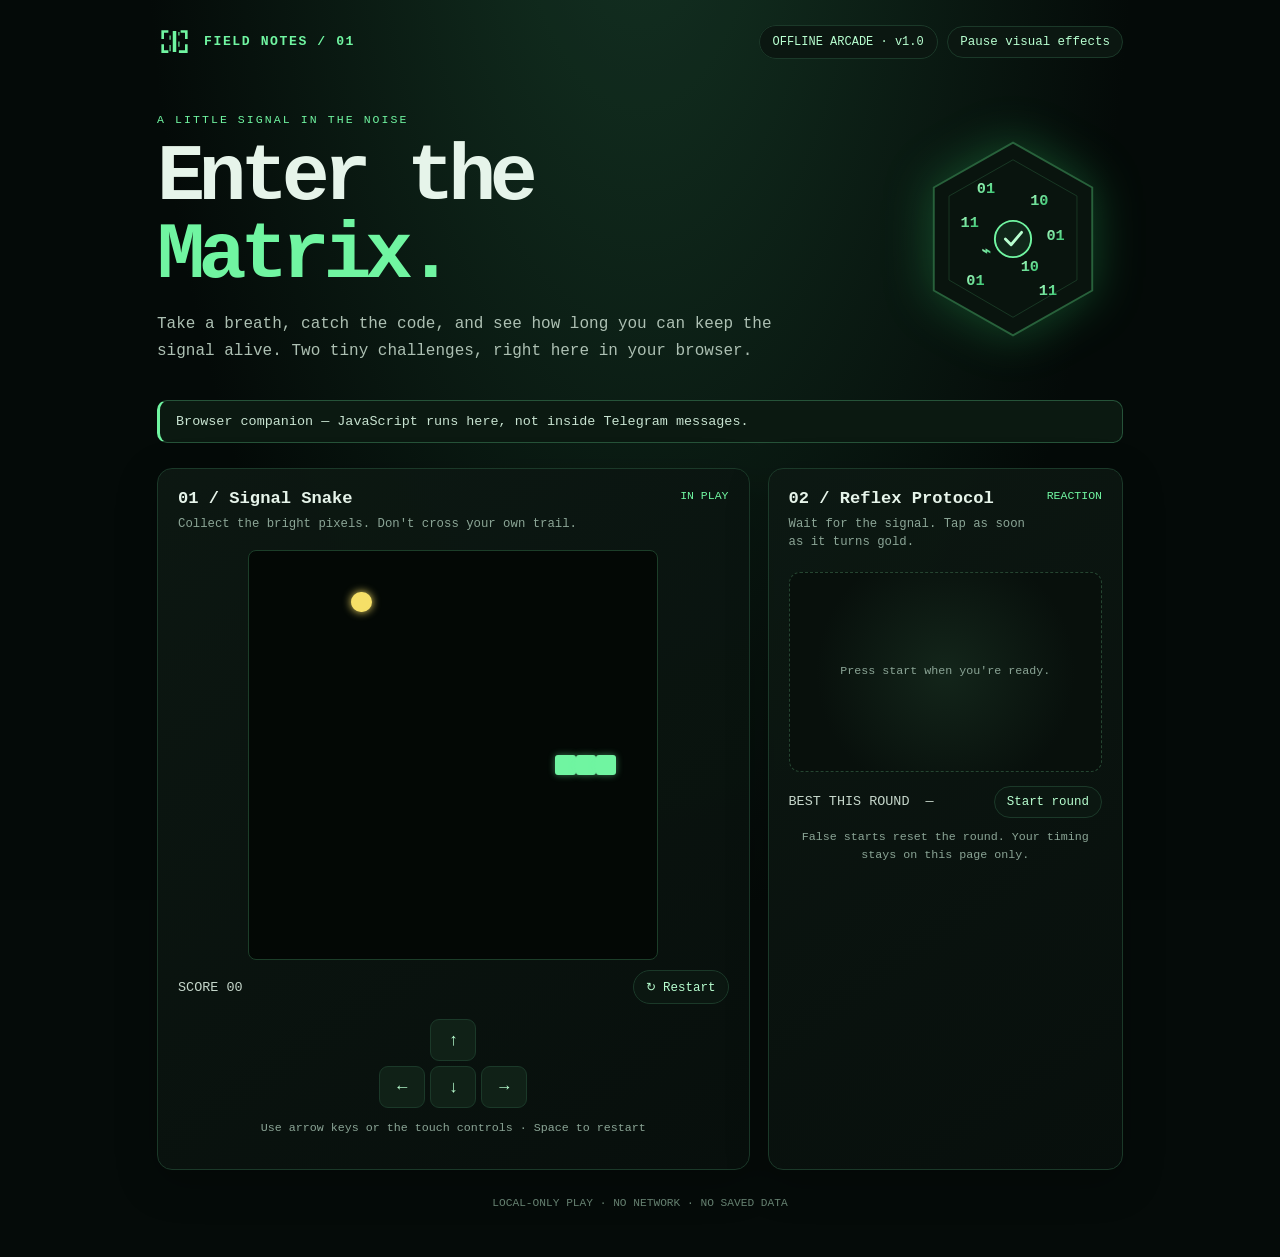
<file: resources/rich/matrix_lab.html>
<!doctype html>
<html lang="en">
<head>
<meta charset="utf-8">
<meta name="viewport" content="width=device-width,initial-scale=1">
<meta http-equiv="Content-Security-Policy" content="default-src 'none'; script-src 'unsafe-inline'; style-src 'unsafe-inline'; img-src data:; base-uri 'none'; form-action 'none'">
<meta name="theme-color" content="#050b09">
<title>Matrix Lab — Browser Companion</title>
<style>
:root{color-scheme:dark;--bg:#050b09;--panel:#0b1511;--line:#1b3929;--green:#70f5a1;--mint:#b8ffd0;--muted:#8ba596;--red:#ff7b7b;font-family:ui-monospace,SFMono-Regular,Consolas,"Liberation Mono",monospace}*{box-sizing:border-box}body{margin:0;background:radial-gradient(ellipse at 50% -15%,#153524 0,transparent 55%),var(--bg);color:#e6f4ea;min-height:100vh}button{font:inherit;color:inherit;cursor:pointer}button:focus-visible{outline:2px solid var(--mint);outline-offset:3px}.rain-wrap{position:fixed;inset:0;pointer-events:none;opacity:.22;z-index:0}#rain{width:100%;height:100%;display:block}.shell{position:relative;z-index:1;max-width:1050px;margin:auto;padding:24px clamp(16px,4vw,42px) 48px}.top{display:flex;align-items:center;justify-content:space-between;gap:16px}.brand{display:flex;align-items:center;gap:12px;color:var(--green);font-weight:800;letter-spacing:.12em;font-size:.82rem}.brand svg{width:35px;height:35px}.pill,.ghost,.control{border:1px solid var(--line);background:#0b1711;border-radius:999px;padding:9px 13px;color:var(--mint)}.pill{font-size:.75rem}.hero{display:grid;grid-template-columns:1fr 220px;align-items:center;gap:20px;padding:54px 0 34px}.eyebrow{color:var(--green);font-size:.72rem;letter-spacing:.18em;text-transform:uppercase}h1{font-size:clamp(2.4rem,7vw,5rem);line-height:.97;letter-spacing:-.08em;margin:13px 0 17px}h1 span{color:var(--green)}.intro{color:#adc0b3;line-height:1.7;max-width:650px;margin:0}.hero-art{width:100%;max-width:210px;justify-self:center;filter:drop-shadow(0 0 24px #36ff8040)}.notice{border:1px solid #265339;border-left:3px solid var(--green);background:#0b1911;border-radius:10px;padding:13px 16px;color:#c8e3d1;font-size:.84rem;margin-bottom:25px}.games{display:grid;grid-template-columns:1.25fr .75fr;gap:18px}.card{border:1px solid var(--line);border-radius:15px;background:linear-gradient(145deg,#0d1913ee,#08100dee);padding:20px;box-shadow:0 12px 40px #0004}.card-head{display:flex;justify-content:space-between;align-items:flex-start;gap:12px;margin-bottom:13px}.card h2{margin:0;font-size:1.07rem}.sub{color:var(--muted);font-size:.77rem;margin:7px 0 0;line-height:1.5}.status{color:var(--green);font-size:.72rem;white-space:nowrap}.board{width:min(100%,410px);aspect-ratio:1;margin:17px auto 10px;display:grid;grid-template-columns:repeat(20,1fr);grid-template-rows:repeat(20,1fr);background:#030805;border:1px solid #1c3e29;border-radius:8px;overflow:hidden}.snake-bit{background:var(--green);border-radius:3px;box-shadow:0 0 7px #70f5a177}.food-bit{background:#f5df67;border-radius:50%;box-shadow:0 0 9px #f5df67}.game-actions{display:flex;justify-content:space-between;align-items:center;gap:12px}.score{font-size:.84rem;color:#c6d7cb}.ghost{font-size:.78rem;padding:8px 12px}.pad{display:grid;grid-template-columns:repeat(3,46px);grid-template-rows:repeat(2,42px);gap:5px;justify-content:center;margin:15px auto 0}.control{border-radius:9px;padding:4px;font-size:1.05rem;background:#102117;touch-action:manipulation}.pad .up{grid-column:2}.pad .left{grid-column:1;grid-row:2}.pad .down{grid-column:2;grid-row:2}.pad .right{grid-column:3;grid-row:2}.target-zone{height:200px;border:1px dashed #254531;border-radius:11px;margin:20px 0 14px;display:grid;place-items:center;position:relative;overflow:hidden;background:radial-gradient(circle at center,#13251a,#08100c 70%);touch-action:manipulation}.target-zone.waiting{cursor:pointer}.target{width:66px;height:66px;border-radius:50%;border:0;background:radial-gradient(circle at 38% 35%,#fff6bd,#f0d655 22%,#c89c20 68%,#796011);box-shadow:0 0 0 8px #e7c83c20,0 0 30px #dfbd2e80;display:none;place-items:center;color:#1d1a09;font-size:1.2rem;font-weight:bold}.target.visible{display:grid}.reaction-result{text-align:center;min-height:24px;color:var(--mint);font-size:.85rem}.reaction-result strong{font-size:1.2rem}.hint{font-size:.73rem;color:var(--muted);line-height:1.5;text-align:center}.footer{color:#658070;font-size:.7rem;text-align:center;margin-top:27px}@media(max-width:720px){.hero{grid-template-columns:1fr;padding:38px 0 26px}.hero-art{display:none}.games{grid-template-columns:1fr}.card{padding:17px}.top{align-items:flex-start}.pill{max-width:180px;text-align:center;line-height:1.35}}@media(prefers-reduced-motion:reduce){*,*::before,*::after{scroll-behavior:auto!important;animation-duration:.01ms!important;animation-iteration-count:1!important;transition-duration:.01ms!important}}
</style>
</head>
<body>
<div class="rain-wrap" aria-hidden="true"><canvas id="rain"></canvas></div>
<div class="shell">
<header class="top"><div class="brand"><svg viewBox="0 0 40 40" role="img" aria-label="Green code mark"><path d="M5 7h8v3H8v7H5zm30 0v10h-3v-7h-5V7zM5 23h3v7h5v3H5zm27 0h3v10H25v-3h7zM18 8h4v24h-4z" fill="currentColor"/><path d="M14 13h2v5h-2zm10 7h2v6h-2zm-10 4h2v7h-2zm10-15h2v4h-2z" fill="currentColor" opacity=".65"/></svg><span>FIELD NOTES / 01</span></div><div><span class="pill">OFFLINE ARCADE · v1.0</span> <button class="ghost" id="effectsToggle" type="button" aria-pressed="false">Pause visual effects</button></div></header>
<main><section class="hero"><div><div class="eyebrow">A little signal in the noise</div><h1>Enter the<br><span>Matrix.</span></h1><p class="intro">Take a breath, catch the code, and see how long you can keep the signal alive. Two tiny challenges, right here in your browser.</p></div><svg class="hero-art" viewBox="0 0 220 220" role="img" aria-label="Abstract green digital rain illustration"><defs><linearGradient id="g" x1="0" y1="0" x2="1" y2="1"><stop stop-color="#afffc7"/><stop offset="1" stop-color="#27bd64"/></linearGradient></defs><path d="M110 9 193 56v108l-83 47-83-47V56z" fill="#09140e" stroke="#28613b" stroke-width="2"/><path d="M110 27 177 65v88l-67 39-67-39V65z" fill="none" stroke="#1a3925"/><g fill="url(#g)" font-family="monospace" font-size="16" font-weight="bold"><text x="72" y="62">01</text><text x="128" y="74">10</text><text x="55" y="97">11</text><text x="145" y="111">01</text><text x="77" y="128">⌁</text><text x="118" y="143">10</text><text x="61" y="158">01</text><text x="137" y="169">11</text></g><circle cx="110" cy="110" r="19" fill="#10271a" stroke="#70f5a1" stroke-width="2"/><path d="m102 110 6 6 11-13" fill="none" stroke="#b8ffd0" stroke-width="3" stroke-linecap="round" stroke-linejoin="round"/></svg></section>
<div class="notice" role="note">Browser companion — JavaScript runs here, not inside Telegram messages.</div>
<section class="games" aria-label="Mini games">
<article class="card"><div class="card-head"><div><h2>01 / Signal Snake</h2><p class="sub">Collect the bright pixels. Don't cross your own trail.</p></div><span class="status" id="snakeStatus" aria-live="polite">READY</span></div><div class="board" id="board" role="img" aria-label="Snake game board"></div><div class="game-actions"><span class="score" id="score">SCORE&nbsp; 00</span><button class="ghost" id="restart" type="button">↻ Restart</button></div><div class="pad" aria-label="Directional controls"><button class="control up" data-dir="up" aria-label="Move up">↑</button><button class="control left" data-dir="left" aria-label="Move left">←</button><button class="control down" data-dir="down" aria-label="Move down">↓</button><button class="control right" data-dir="right" aria-label="Move right">→</button></div><p class="hint">Use arrow keys or the touch controls · Space to restart</p></article>
<article class="card"><div class="card-head"><div><h2>02 / Reflex Protocol</h2><p class="sub">Wait for the signal. Tap as soon as it turns gold.</p></div><span class="status">REACTION</span></div><div class="target-zone" id="targetZone"><button class="target" id="target" type="button" aria-label="Tap the signal">↯</button><span class="hint" id="targetMessage">Press start when you're ready.</span></div><div class="game-actions"><span class="score" id="reactionScore" aria-live="polite">BEST THIS ROUND&nbsp; —</span><button class="ghost" id="reactionStart" type="button">Start round</button></div><p class="hint">False starts reset the round. Your timing stays on this page only.</p></article>
</section></main><footer class="footer">LOCAL-ONLY PLAY · NO NETWORK · NO SAVED DATA</footer></div>
<script>
(()=>{'use strict';
const canvas=document.getElementById('rain'),ctx=canvas.getContext('2d'),reduced=matchMedia('(prefers-reduced-motion: reduce)');const effectsToggle=document.getElementById('effectsToggle');let cols=[],effectsEnabled=!reduced.matches,rainOn=false,raf=0,last=0,frame=0;
function resize(){const d=Math.min(devicePixelRatio||1,2);canvas.width=Math.max(1,Math.floor(innerWidth*d));canvas.height=Math.max(1,Math.floor(innerHeight*d));ctx.setTransform(d,0,0,d,0,0);const count=Math.min(110,Math.ceil(innerWidth/18));cols=Array.from({length:count},()=>Math.random()*-innerHeight/18)}
function rain(t){raf=0;if(!rainOn||document.hidden)return;if(t-last<55){raf=requestAnimationFrame(rain);return}last=t;frame++;ctx.fillStyle='rgba(5,11,9,.12)';ctx.fillRect(0,0,innerWidth,innerHeight);ctx.fillStyle='#70f5a1';ctx.font='13px monospace';const step=Math.ceil(cols.length/110);for(let i=0;i<cols.length;i+=step){const y=cols[i]*18;ctx.fillText(Math.random()>.5?'1':'0',i*18,y);cols[i]=y>innerHeight+30?Math.random()*-20:cols[i]+.75}raf=requestAnimationFrame(rain)}
function stopRain(){rainOn=false;if(raf)cancelAnimationFrame(raf);raf=0}function syncEffects(){effectsToggle.textContent=effectsEnabled?'Pause visual effects':'Resume visual effects';effectsToggle.setAttribute('aria-pressed',String(!effectsEnabled));if(effectsEnabled&&!reduced.matches&&!document.hidden){rainOn=true;if(!raf)raf=requestAnimationFrame(rain)}else stopRain()}function startRain(){syncEffects()}effectsToggle.addEventListener('click',()=>{effectsEnabled=!effectsEnabled;syncEffects()});resize();syncEffects();addEventListener('resize',resize,{passive:true});document.addEventListener('visibilitychange',()=>{if(document.hidden)stopRain();else startRain()});reduced.addEventListener?.('change',e=>{if(e.matches)stopRain();else startRain()});
const board=document.getElementById('board'),scoreEl=document.getElementById('score'),status=document.getElementById('snakeStatus'),N=20;let snake,food,dir,nextDir,score,timer,alive;
function placeFood(){let p;do{p={x:Math.floor(Math.random()*N),y:Math.floor(Math.random()*N)}}while(snake.some(s=>s.x===p.x&&s.y===p.y));food=p}
function draw(){const f=document.createDocumentFragment();for(let y=0;y<N;y++)for(let x=0;x<N;x++){const c=document.createElement('span');if(x===food.x&&y===food.y)c.className='food-bit';if(snake.some(s=>s.x===x&&s.y===y))c.className='snake-bit';f.append(c)}board.replaceChildren(f);scoreEl.textContent='SCORE  '+String(score).padStart(2,'0')}
function reset(){clearInterval(timer);snake=[{x:9,y:10},{x:8,y:10},{x:7,y:10}];dir={x:1,y:0};nextDir=dir;score=0;alive=true;placeFood();draw();status.textContent='IN PLAY';timer=setInterval(tick,145)}
function tick(){if(!alive||document.hidden)return;dir=nextDir;const h={x:snake[0].x+dir.x,y:snake[0].y+dir.y};if(h.x<0||h.y<0||h.x>=N||h.y>=N||snake.some((s,i)=>i<snake.length-1&&s.x===h.x&&s.y===h.y)){alive=false;clearInterval(timer);status.textContent='SIGNAL LOST';return}snake.unshift(h);if(h.x===food.x&&h.y===food.y){score++;if(snake.length===N*N){alive=false;clearInterval(timer);draw();status.textContent='GRID CLEARED';return}placeFood()}else snake.pop();draw()}
function steer(d){if(!alive)return;const v={up:{x:0,y:-1},down:{x:0,y:1},left:{x:-1,y:0},right:{x:1,y:0}}[d];if(v&&!(v.x===-dir.x&&v.y===-dir.y))nextDir=v}
document.querySelectorAll('[data-dir]').forEach(b=>b.addEventListener('click',()=>steer(b.dataset.dir)));document.addEventListener('keydown',e=>{const map={ArrowUp:'up',w:'up',ArrowDown:'down',s:'down',ArrowLeft:'left',a:'left',ArrowRight:'right',d:'right'};if(map[e.key]){e.preventDefault();steer(map[e.key])}if(e.code==='Space'&&!/^(BUTTON|INPUT)$/.test(document.activeElement.tagName)){e.preventDefault();reset()}});document.getElementById('restart').addEventListener('click',reset);reset();
const zone=document.getElementById('targetZone'),target=document.getElementById('target'),msg=document.getElementById('targetMessage'),start=document.getElementById('reactionStart'),result=document.getElementById('reactionScore');let phase='idle',delayId,shownAt,roundBest=null;function clearRound(){clearTimeout(delayId);target.classList.remove('visible');zone.classList.remove('waiting')}
start.addEventListener('click',()=>{clearRound();phase='waiting';msg.textContent='Hold… wait for gold.';start.disabled=true;start.textContent='Waiting…';delayId=setTimeout(()=>{if(phase!=='waiting'||document.hidden)return;phase='go';shownAt=performance.now();msg.textContent='';zone.classList.add('waiting');target.classList.add('visible')},900+Math.random()*2100)});
zone.addEventListener('click',()=>{if(phase==='waiting'){phase='idle';clearRound();msg.textContent='Too soon — try again.';start.disabled=false;start.textContent='Try again';return}if(phase==='go'){const ms=Math.round(performance.now()-shownAt);roundBest=roundBest===null?ms:Math.min(roundBest,ms);result.textContent='BEST THIS ROUND  '+roundBest+' ms';phase='done';clearRound();msg.textContent='Signal caught · '+ms+' ms';start.disabled=false;start.textContent='Play again'}});
target.addEventListener('click',()=>{});document.addEventListener('visibilitychange',()=>{if(document.hidden&&phase==='waiting'){phase='idle';clearRound();msg.textContent='Round paused — start again when ready.';start.disabled=false;start.textContent='Start round'}else if(document.hidden&&phase==='go'){phase='idle';clearRound();msg.textContent='Round paused — start again when ready.';start.disabled=false;start.textContent='Start round'}});
})();
</script>
</body>
</html>
</file>
